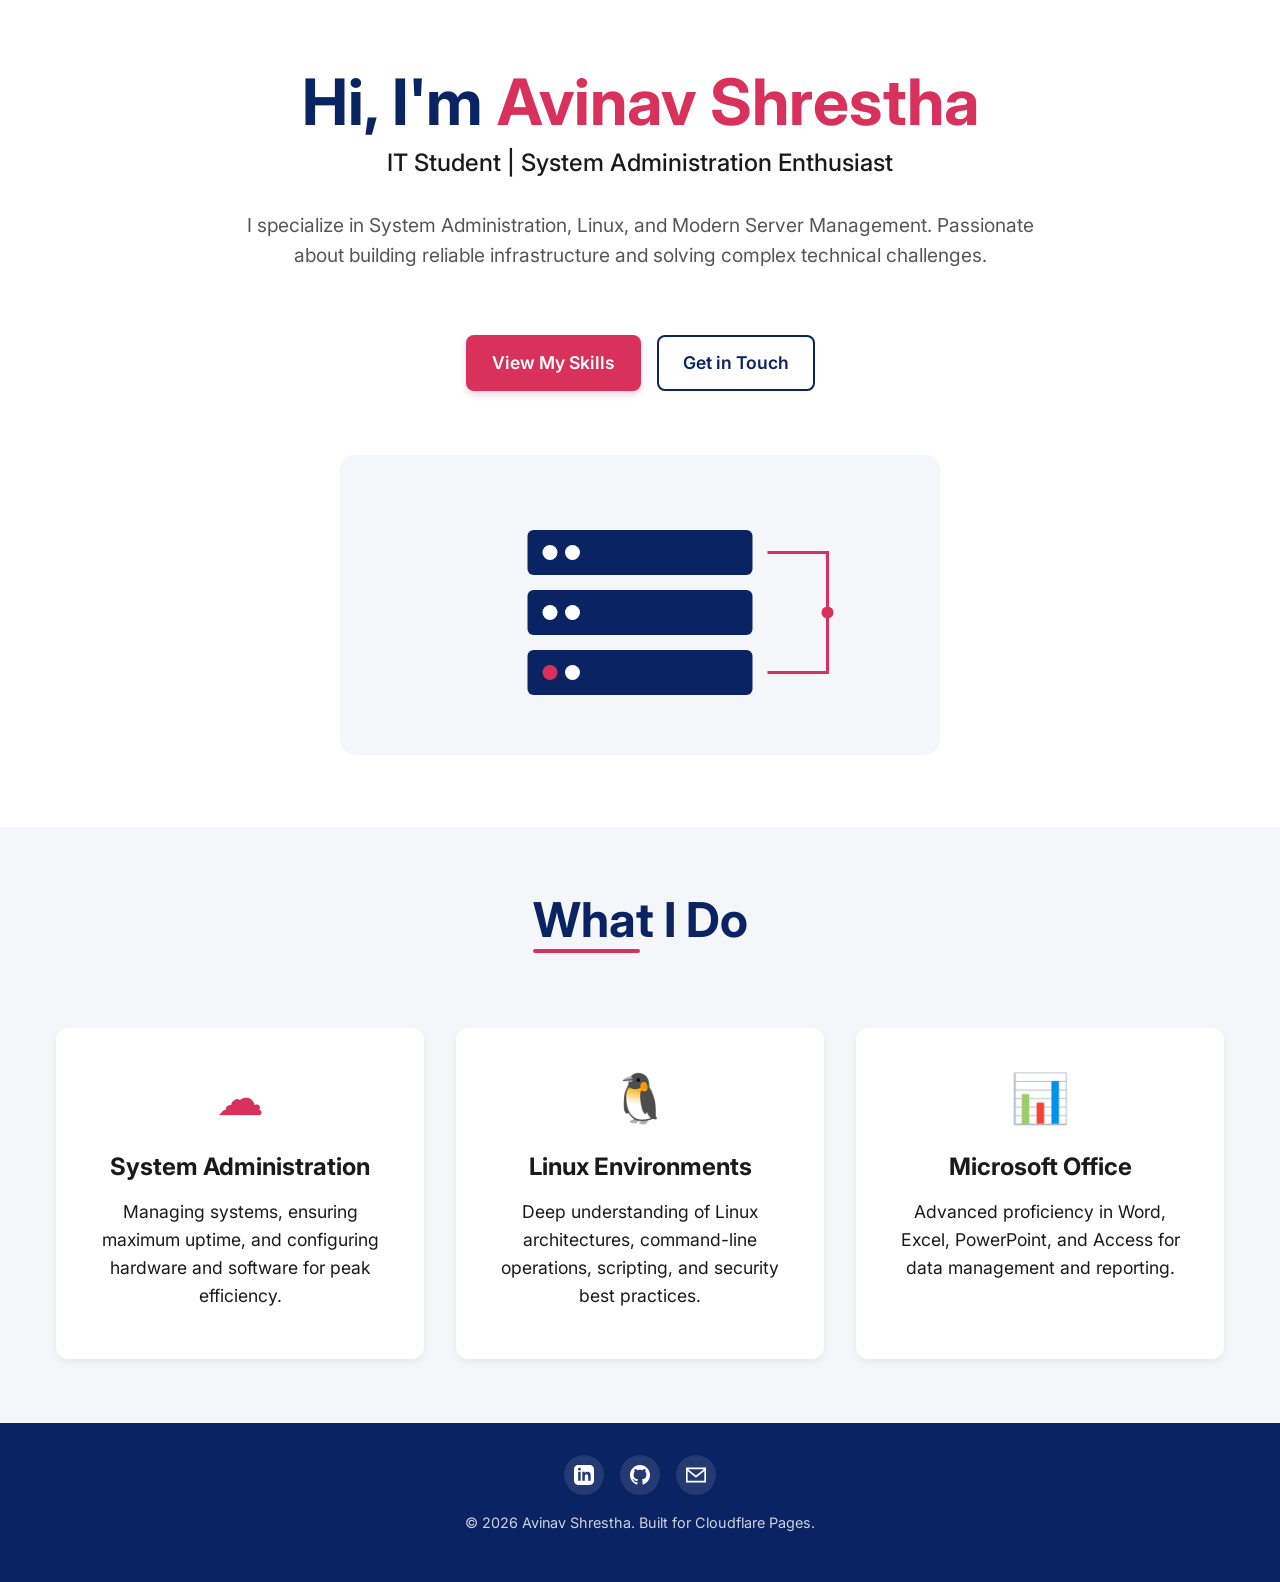
<file: index.html>
<!DOCTYPE html>
<html lang="en">

<head>
    <meta charset="UTF-8">
    <meta name="viewport" content="width=device-width, initial-scale=1.0">
    <meta name="description"
        content="Avinav Shrestha - IT Student specializing in System Administration, Server Management, and Linux.">
    <meta name="keywords"
        content="IT, System Administration, Linux, Server Management, Microsoft Office, Avinav Shrestha">
    <title>Avinav Shrestha | IT Student & System Administrator</title>

    <!-- Google Fonts -->
    <link rel="preconnect" href="https://fonts.googleapis.com">
    <link rel="preconnect" href="https://fonts.gstatic.com" crossorigin>
    <link href="https://fonts.googleapis.com/css2?family=Inter:wght@400;500;600;700;800&display=swap" rel="stylesheet">

    <!-- Main Stylesheet -->
    <link rel="stylesheet" href="css/style.css">
</head>

<body>

    <!-- Inject Shared Navbar -->
    <share d-navbar></shared-navbar>

        <main>
            <!-- Hero Section -->
            <section class="section">
                <div class="container"
                    style="display: flex; flex-direction: column; align-items: center; text-align: center; gap: var(--spacing-lg);">
                    <div style="max-width: 800px;">
                        <h1 style="margin-bottom: var(--spacing-sm);">Hi, I'm <span
                                style="color: var(--color-red);">Avinav Shrestha</span></h1>
                        <h3 style="margin-bottom: var(--spacing-lg); color: var(--color-black); font-weight: 500;">IT
                            Student | System Administration Enthusiast</h3>
                        <p style="font-size: 1.2rem; color: #555; margin-bottom: var(--spacing-xl);">
                            I specialize in System Administration, Linux, and Modern Server Management. Passionate about
                            building reliable infrastructure and solving complex technical challenges.
                        </p>
                        <div style="display: flex; gap: var(--spacing-md); justify-content: center; flex-wrap: wrap;">
                            <a href="skills.html" class="btn btn-primary">View My Skills</a>
                            <a href="contact.html" class="btn btn-outline">Get in Touch</a>
                        </div>
                    </div>

                    <!-- Hero Image placeholder using css or a generic svg -->
                    <div style="width: 100%; max-width: 600px; margin-top: var(--spacing-lg);">
                        <svg width="100%" viewBox="0 0 800 400" xmlns="http://www.w3.org/2000/svg">
                            <rect width="800" height="400" fill="var(--color-light-gray)" rx="20" />
                            <!-- Decorative IT/Server abstract graphics -->
                            <rect x="250" y="100" width="300" height="60" fill="var(--color-blue)" rx="8" />
                            <circle cx="280" cy="130" r="10" fill="var(--color-white)" />
                            <circle cx="310" cy="130" r="10" fill="var(--color-white)" />

                            <rect x="250" y="180" width="300" height="60" fill="var(--color-blue)" rx="8" />
                            <circle cx="280" cy="210" r="10" fill="var(--color-white)" />
                            <circle cx="310" cy="210" r="10" fill="var(--color-white)" />

                            <rect x="250" y="260" width="300" height="60" fill="var(--color-blue)" rx="8" />
                            <circle cx="280" cy="290" r="10" fill="var(--color-red)" />
                            <circle cx="310" cy="290" r="10" fill="var(--color-white)" />

                            <path d="M570 130 L650 130 L650 290 L570 290" fill="none" stroke="var(--color-red)"
                                stroke-width="4" />
                            <circle cx="650" cy="210" r="8" fill="var(--color-red)" />
                        </svg>
                    </div>
                </div>
            </section>

            <!-- Brief Intro / Highlights Section -->
            <section class="section bg-light">
                <div class="container">
                    <center>
                        <h2>What I Do</h2>
                    </center>
                    <div
                        style="display: grid; grid-template-columns: repeat(auto-fit, minmax(250px, 1fr)); gap: var(--spacing-lg); margin-top: var(--spacing-xl);">

                        <div style="background: var(--color-white); padding: var(--spacing-lg); border-radius: 12px; box-shadow: 0 4px 6px rgba(0,0,0,0.05); text-align: center; transition: transform 0.3s; cursor: default;"
                            onmouseover="this.style.transform='translateY(-5px)'"
                            onmouseout="this.style.transform='none'">
                            <div style="font-size: 3rem; color: var(--color-red); margin-bottom: var(--spacing-md);">☁️
                            </div>
                            <h3>System Administration</h3>
                            <p>Managing systems, ensuring maximum uptime, and configuring hardware and software for peak
                                efficiency.</p>
                        </div>

                        <div style="background: var(--color-white); padding: var(--spacing-lg); border-radius: 12px; box-shadow: 0 4px 6px rgba(0,0,0,0.05); text-align: center; transition: transform 0.3s; cursor: default;"
                            onmouseover="this.style.transform='translateY(-5px)'"
                            onmouseout="this.style.transform='none'">
                            <div style="font-size: 3rem; color: var(--color-red); margin-bottom: var(--spacing-md);">🐧
                            </div>
                            <h3>Linux Environments</h3>
                            <p>Deep understanding of Linux architectures, command-line operations, scripting, and
                                security best practices.</p>
                        </div>

                        <div style="background: var(--color-white); padding: var(--spacing-lg); border-radius: 12px; box-shadow: 0 4px 6px rgba(0,0,0,0.05); text-align: center; transition: transform 0.3s; cursor: default;"
                            onmouseover="this.style.transform='translateY(-5px)'"
                            onmouseout="this.style.transform='none'">
                            <div style="font-size: 3rem; color: var(--color-red); margin-bottom: var(--spacing-md);">📊
                            </div>
                            <h3>Microsoft Office</h3>
                            <p>Advanced proficiency in Word, Excel, PowerPoint, and Access for data management and
                                reporting.</p>
                        </div>

                    </div>
                </div>
            </section>
        </main>

        <!-- Inject Shared Footer -->
        <shared-footer></shared-footer>

        <!-- Components Script -->
        <script src="js/components.js"></script>
</body>

</html>
</file>
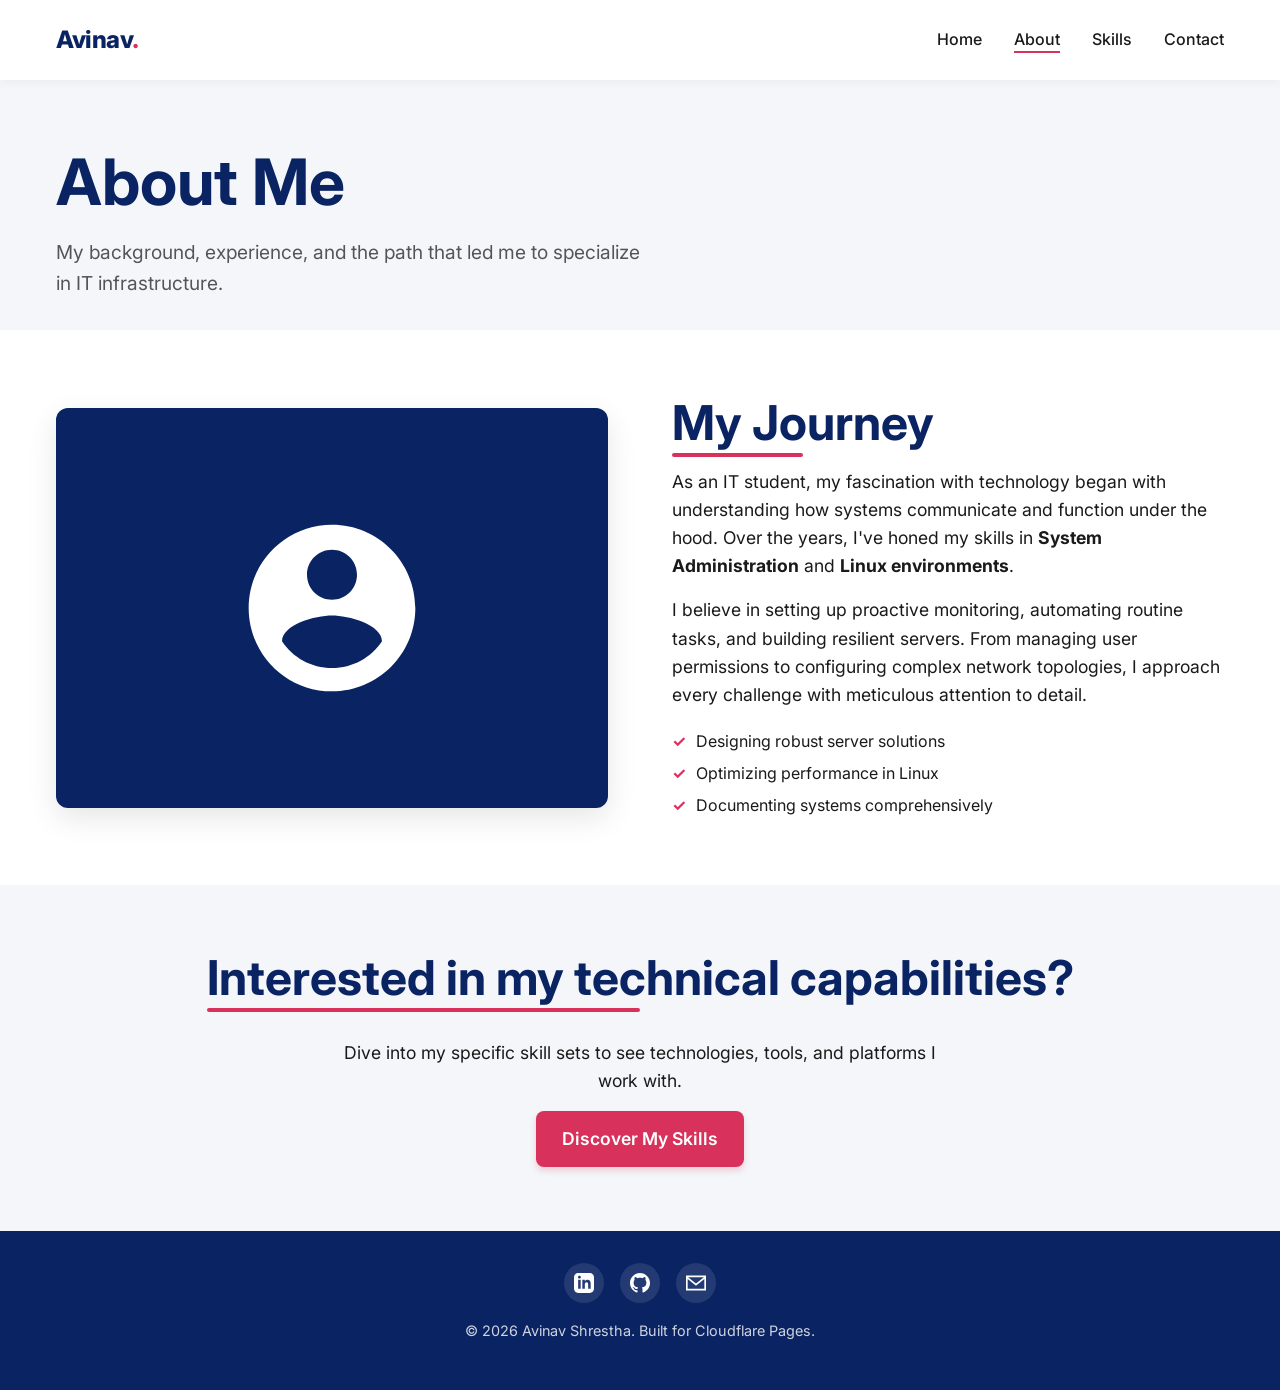
<file: about.html>
<!DOCTYPE html>
<html lang="en">
<head>
    <meta charset="UTF-8">
    <meta name="viewport" content="width=device-width, initial-scale=1.0">
    <meta name="description" content="About Avinav Shrestha - My journey in IT, System Administration, and Server Management.">
    <title>About Me | Avinav Shrestha</title>
    
    <link rel="preconnect" href="https://fonts.googleapis.com">
    <link rel="preconnect" href="https://fonts.gstatic.com" crossorigin>
    <link href="https://fonts.googleapis.com/css2?family=Inter:wght@400;500;600;700;800&display=swap" rel="stylesheet">
    
    <link rel="stylesheet" href="css/style.css">
</head>
<body>

    <shared-navbar></shared-navbar>

    <main>
        <!-- Page Header -->
        <section class="section bg-light" style="padding-bottom: var(--spacing-md);">
            <div class="container">
                <h1>About Me</h1>
                <p style="font-size: 1.2rem; max-width: 600px; color: #555;">
                    My background, experience, and the path that led me to specialize in IT infrastructure.
                </p>
            </div>
        </section>

        <!-- Content Section -->
        <section class="section">
            <div class="container" style="display: flex; flex-direction: column; gap: var(--spacing-lg);">
                <div style="display: grid; grid-template-columns: 1fr 1fr; gap: var(--spacing-xl); align-items: center;">
                    
                    <div style="border-radius: 12px; overflow: hidden; box-shadow: 0 10px 30px rgba(0,0,0,0.1);">
                        <!-- Abstract placeholder for portrait or tech graphic -->
                        <div style="background-color: var(--color-blue); width: 100%; height: 400px; display: flex; align-items: center; justify-content: center; position: relative;">
                            <svg width="200" height="200" viewBox="0 0 24 24" fill="var(--color-white)">
                                <path d="M12 2C6.48 2 2 6.48 2 12s4.48 10 10 10 10-4.48 10-10S17.52 2 12 2zm0 3c1.66 0 3 1.34 3 3s-1.34 3-3 3-3-1.34-3-3 1.34-3 3-3zm0 14.2c-2.5 0-4.71-1.28-6-3.22.03-1.99 4-3.08 6-3.08 1.99 0 5.97 1.09 6 3.08-1.29 1.94-3.5 3.22-6 3.22z"/>
                            </svg>
                        </div>
                    </div>
                    
                    <div>
                        <h2 style="margin-bottom: var(--spacing-md);">My Journey</h2>
                        <p>
                            As an IT student, my fascination with technology began with understanding how systems communicate and function under the hood. Over the years, I've honed my skills in <strong>System Administration</strong> and <strong>Linux environments</strong>.
                        </p>
                        <p>
                            I believe in setting up proactive monitoring, automating routine tasks, and building resilient servers. From managing user permissions to configuring complex network topologies, I approach every challenge with meticulous attention to detail.
                        </p>
                        <ul style="margin-top: var(--spacing-md); line-height: 2;">
                            <li style="display: flex; align-items: center; gap: 10px;">
                                <span style="color: var(--color-red); font-weight: bold;">✓</span> Designing robust server solutions
                            </li>
                            <li style="display: flex; align-items: center; gap: 10px;">
                                <span style="color: var(--color-red); font-weight: bold;">✓</span> Optimizing performance in Linux
                            </li>
                            <li style="display: flex; align-items: center; gap: 10px;">
                                <span style="color: var(--color-red); font-weight: bold;">✓</span> Documenting systems comprehensively
                            </li>
                        </ul>
                    </div>

                </div>
            </div>
        </section>
        
        <!-- Call to action -->
        <section class="section bg-light" style="text-align: center;">
            <div class="container">
                <h2>Interested in my technical capabilities?</h2>
                <p style="margin: var(--spacing-md) auto; max-width: 600px;">
                    Dive into my specific skill sets to see technologies, tools, and platforms I work with.
                </p>
                <a href="skills.html" class="btn btn-primary">Discover My Skills</a>
            </div>
        </section>
    </main>

    <shared-footer></shared-footer>

    <script src="js/components.js"></script>
</body>
</html>
</file>
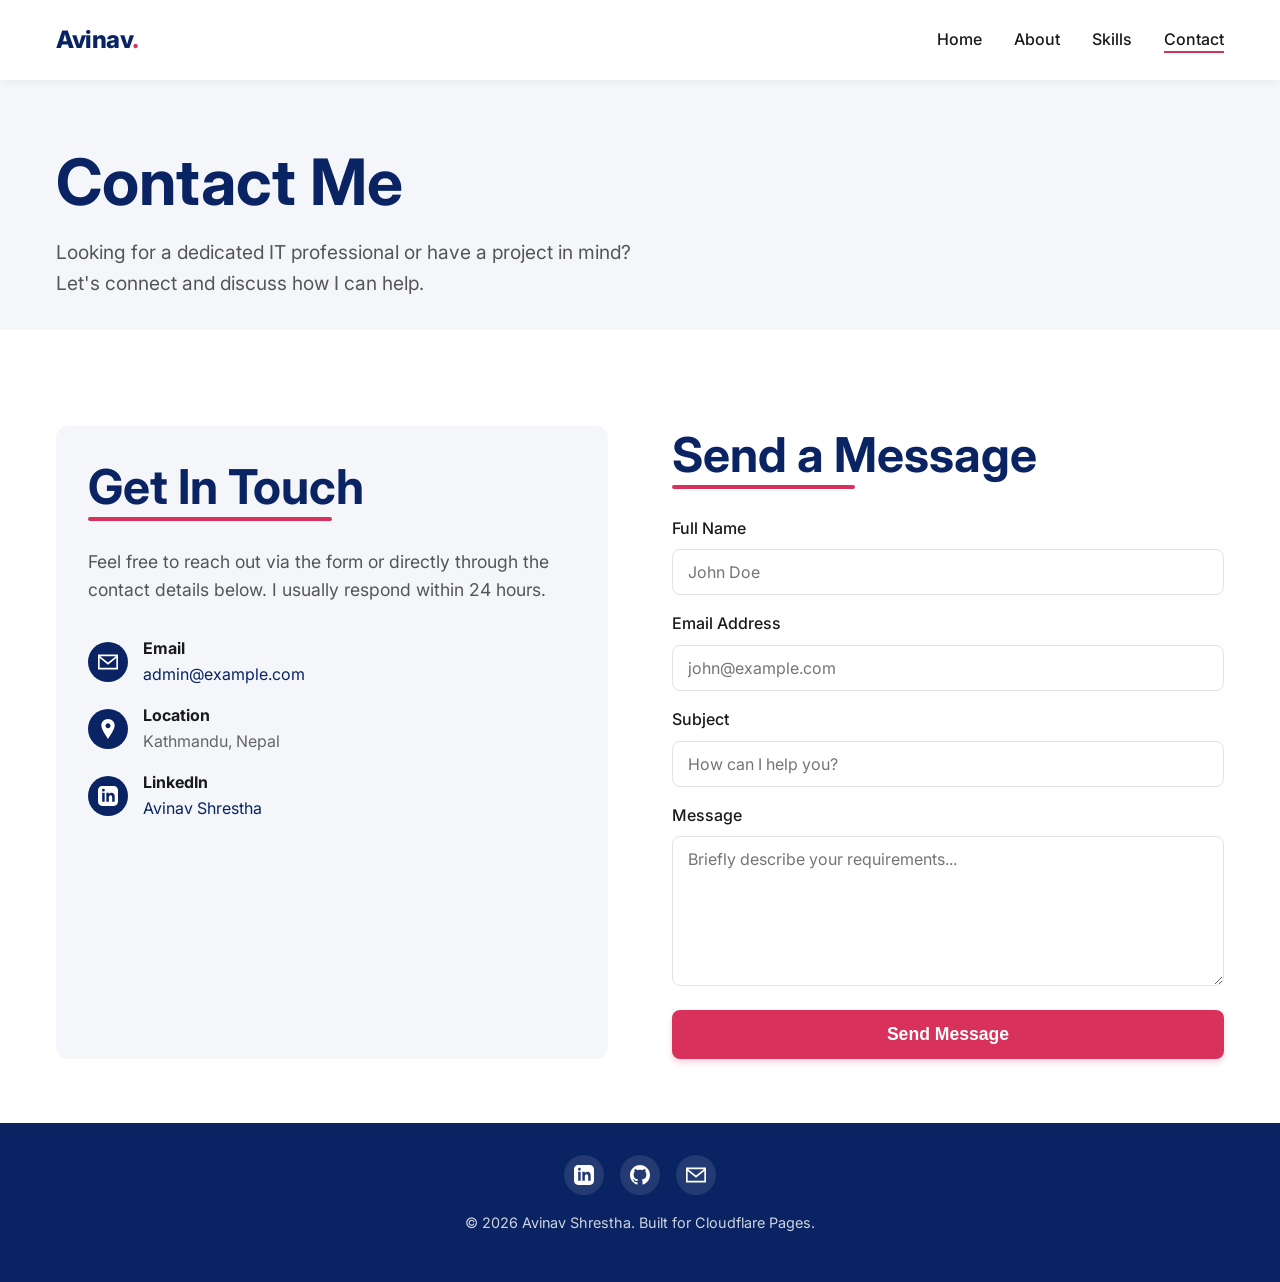
<file: contact.html>
<!DOCTYPE html>
<html lang="en">
<head>
    <meta charset="UTF-8">
    <meta name="viewport" content="width=device-width, initial-scale=1.0">
    <meta name="description" content="Contact Avinav Shrestha for System Administration, Server Management, and IT services.">
    <title>Contact | Avinav Shrestha</title>
    
    <link rel="preconnect" href="https://fonts.googleapis.com">
    <link rel="preconnect" href="https://fonts.gstatic.com" crossorigin>
    <link href="https://fonts.googleapis.com/css2?family=Inter:wght@400;500;600;700;800&display=swap" rel="stylesheet">
    
    <link rel="stylesheet" href="css/style.css">
    
    <style>
        .contact-grid {
            display: grid;
            grid-template-columns: 1fr 1fr;
            gap: var(--spacing-xl);
            margin-top: var(--spacing-lg);
        }
        
        @media (max-width: 768px) {
            .contact-grid {
                grid-template-columns: 1fr;
            }
        }
        
        .contact-info {
            background-color: var(--color-light-gray);
            padding: var(--spacing-lg);
            border-radius: 12px;
            display: flex;
            flex-direction: column;
            gap: var(--spacing-md);
        }
        
        .info-item {
            display: flex;
            align-items: center;
            gap: 15px;
        }
        
        .info-icon {
            width: 40px;
            height: 40px;
            background-color: var(--color-blue);
            color: var(--color-white);
            border-radius: 50%;
            display: flex;
            align-items: center;
            justify-content: center;
            flex-shrink: 0;
        }
        
        .form-group {
            margin-bottom: var(--spacing-md);
        }
        
        .form-label {
            display: block;
            margin-bottom: var(--spacing-sm);
            font-weight: 500;
        }
        
        .form-control {
            width: 100%;
            padding: 12px 15px;
            border: 1px solid var(--color-border);
            border-radius: 8px;
            font-family: inherit;
            font-size: 1rem;
            transition: border-color var(--transition-speed);
        }
        
        .form-control:focus {
            outline: none;
            border-color: var(--color-blue);
            box-shadow: 0 0 0 3px rgba(10, 36, 99, 0.1);
        }
        
        textarea.form-control {
            min-height: 150px;
            resize: vertical;
        }
    </style>
</head>
<body>

    <shared-navbar></shared-navbar>

    <main>
        <!-- Page Header -->
        <section class="section bg-light" style="padding-bottom: var(--spacing-md);">
            <div class="container">
                <h1>Contact Me</h1>
                <p style="font-size: 1.2rem; max-width: 600px; color: #555;">
                    Looking for a dedicated IT professional or have a project in mind? Let's connect and discuss how I can help.
                </p>
            </div>
        </section>

        <!-- Contact Section -->
        <section class="section">
            <div class="container">
                <div class="contact-grid">
                    
                    <!-- Contact Information -->
                    <div class="contact-info">
                        <h2>Get In Touch</h2>
                        <p style="color: #555; margin-bottom: var(--spacing-md);">
                            Feel free to reach out via the form or directly through the contact details below. I usually respond within 24 hours.
                        </p>
                        
                        <div class="info-item">
                            <div class="info-icon">
                                <svg width="20" height="20" viewBox="0 0 24 24" fill="currentColor">
                                    <path d="M0 3v18h24v-18h-24zm21.518 2l-9.518 7.713-9.518-7.713h19.036zm-19.518 14v-11.817l10 8.104 10-8.104v11.817h-20z"/>
                                </svg>
                            </div>
                            <div>
                                <strong style="display: block;">Email</strong>
                                <a href="mailto:admin@example.com" style="color: var(--color-blue);">admin@example.com</a>
                            </div>
                        </div>
                        
                        <div class="info-item">
                            <div class="info-icon">
                                <svg width="20" height="20" viewBox="0 0 24 24" fill="currentColor">
                                    <path d="M12 0c-4.198 0-8 3.403-8 7.602 0 4.198 3.469 9.21 8 16.398 4.531-7.188 8-12.2 8-16.398 0-4.199-3.801-7.602-8-7.602zm0 11c-1.657 0-3-1.343-3-3s1.343-3 3-3 3 1.343 3 3-1.343 3-3 3z"/>
                                </svg>
                            </div>
                            <div>
                                <strong style="display: block;">Location</strong>
                                <span style="color: #666;">Kathmandu, Nepal</span>
                            </div>
                        </div>
                        
                        <div class="info-item">
                            <div class="info-icon">
                                <svg width="20" height="20" viewBox="0 0 24 24" fill="currentColor">
                                    <path d="M19 0h-14c-2.761 0-5 2.239-5 5v14c0 2.761 2.239 5 5 5h14c2.762 0 5-2.239 5-5v-14c0-2.761-2.238-5-5-5zm-11 19h-3v-11h3v11zm-1.5-12.268c-.966 0-1.75-.79-1.75-1.764s.784-1.764 1.75-1.764 1.75.79 1.75 1.764-.783 1.764-1.75 1.764zm13.5 12.268h-3v-5.604c0-3.368-4-3.113-4 0v5.604h-3v-11h3v1.765c1.396-2.586 7-2.777 7 2.476v6.759z"/>
                                </svg>
                            </div>
                            <div>
                                <strong style="display: block;">LinkedIn</strong>
                                <a href="#" style="color: var(--color-blue);">Avinav Shrestha</a>
                            </div>
                        </div>
                    </div>
                    
                    <!-- Contact Form -->
                    <div>
                        <h2>Send a Message</h2>
                        <form action="#" method="POST" style="margin-top: var(--spacing-md);" onsubmit="event.preventDefault(); alert('Message feature would be integrated via Formspree or a backend.');">
                            <div class="form-group">
                                <label for="name" class="form-label">Full Name</label>
                                <input type="text" id="name" name="name" class="form-control" required placeholder="John Doe">
                            </div>
                            
                            <div class="form-group">
                                <label for="email" class="form-label">Email Address</label>
                                <input type="email" id="email" name="email" class="form-control" required placeholder="john@example.com">
                            </div>
                            
                            <div class="form-group">
                                <label for="subject" class="form-label">Subject</label>
                                <input type="text" id="subject" name="subject" class="form-control" required placeholder="How can I help you?">
                            </div>
                            
                            <div class="form-group">
                                <label for="message" class="form-label">Message</label>
                                <textarea id="message" name="message" class="form-control" required placeholder="Briefly describe your requirements..."></textarea>
                            </div>
                            
                            <button type="submit" class="btn btn-primary" style="width: 100%;">Send Message</button>
                        </form>
                    </div>
                    
                </div>
            </div>
        </section>
        
    </main>

    <shared-footer></shared-footer>

    <script src="js/components.js"></script>
</body>
</html>
</file>
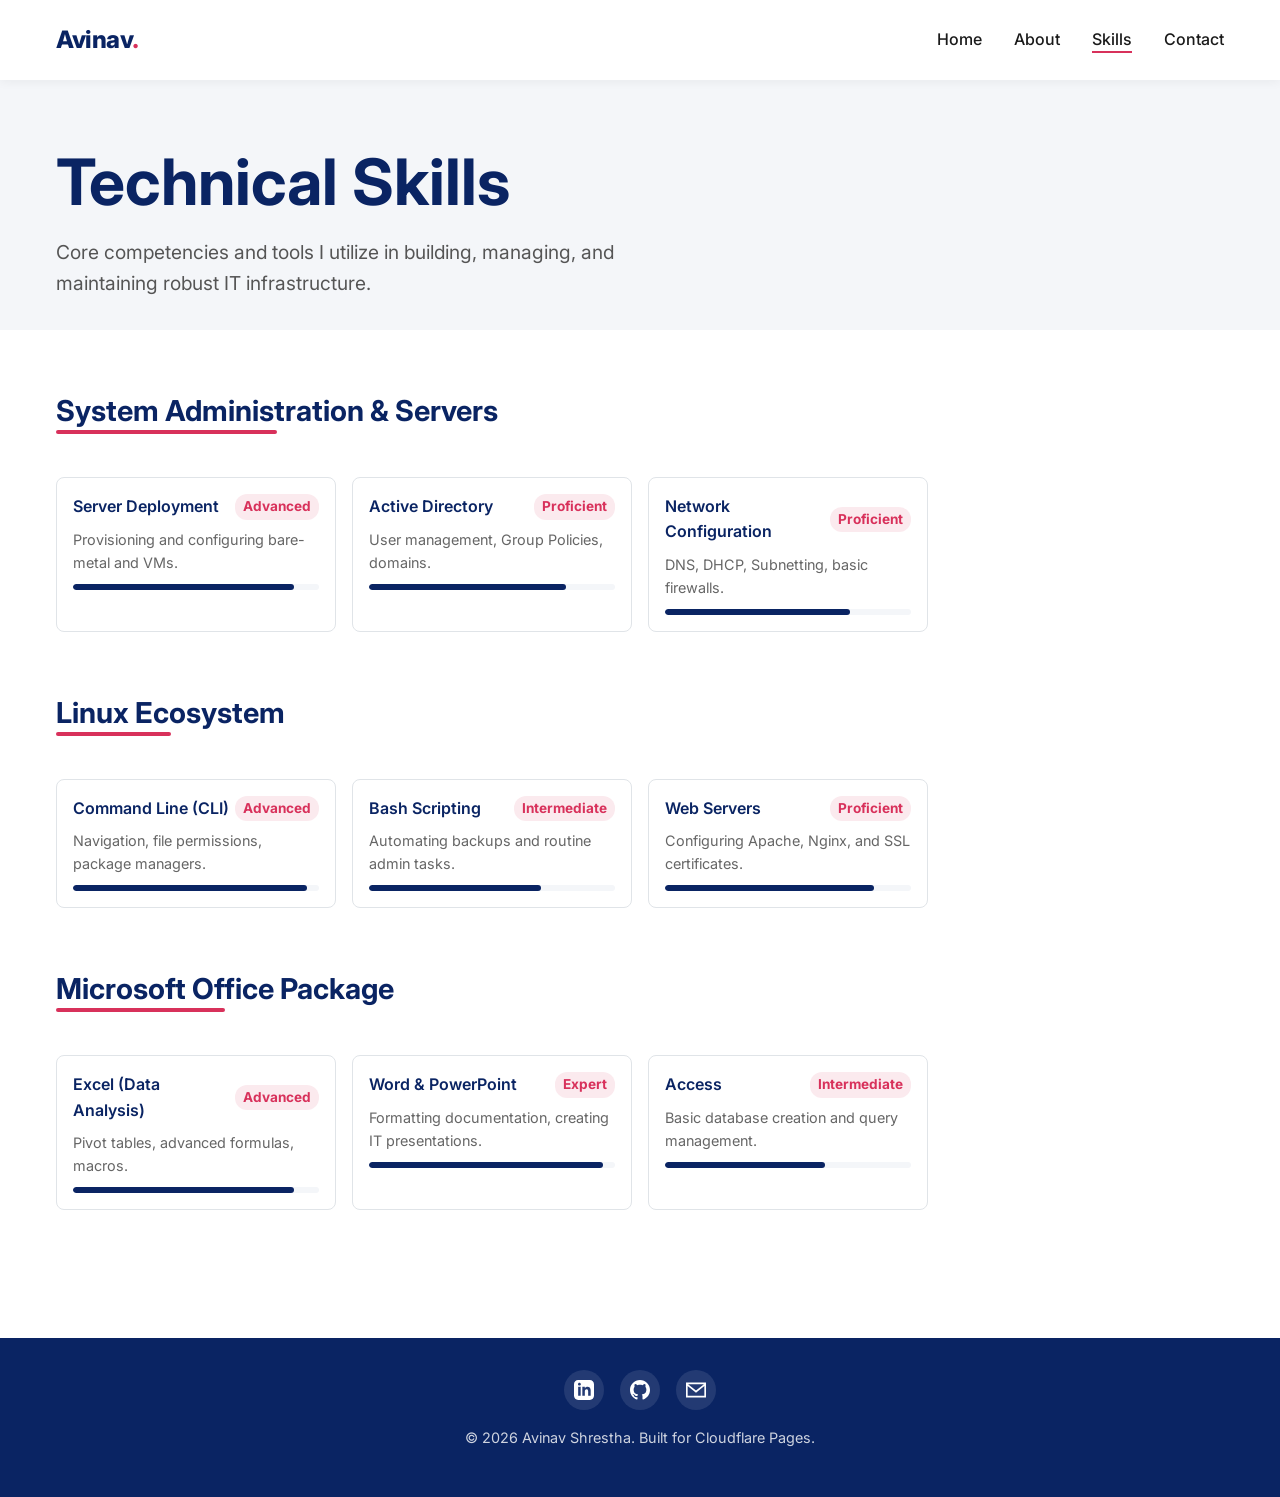
<file: skills.html>
<!DOCTYPE html>
<html lang="en">
<head>
    <meta charset="UTF-8">
    <meta name="viewport" content="width=device-width, initial-scale=1.0">
    <meta name="description" content="Avinav Shrestha's IT Skills - System Administration, Linux, Server Management, and Microsoft Office.">
    <title>My Skills | Avinav Shrestha</title>
    
    <link rel="preconnect" href="https://fonts.googleapis.com">
    <link rel="preconnect" href="https://fonts.gstatic.com" crossorigin>
    <link href="https://fonts.googleapis.com/css2?family=Inter:wght@400;500;600;700;800&display=swap" rel="stylesheet">
    
    <link rel="stylesheet" href="css/style.css">
    
    <style>
        .skill-category {
            margin-bottom: var(--spacing-xl);
        }
        
        .skill-grid {
            display: grid;
            grid-template-columns: repeat(auto-fill, minmax(280px, 1fr));
            gap: var(--spacing-md);
            margin-top: var(--spacing-lg);
        }
        
        .skill-card {
            background-color: var(--color-white);
            border: 1px solid var(--color-border);
            border-radius: 8px;
            padding: var(--spacing-md);
            transition: all var(--transition-speed);
        }
        
        .skill-card:hover {
            border-color: var(--color-blue);
            box-shadow: 0 4px 12px rgba(10, 36, 99, 0.1);
        }
        
        .skill-header {
            display: flex;
            justify-content: space-between;
            align-items: center;
            margin-bottom: var(--spacing-sm);
        }
        
        .skill-name {
            font-weight: 600;
            color: var(--color-blue);
        }
        
        .skill-level {
            font-size: 0.85rem;
            color: var(--color-red);
            font-weight: 700;
            background-color: rgba(216, 49, 91, 0.1);
            padding: 2px 8px;
            border-radius: 12px;
        }
        
        .progress-bar {
            height: 6px;
            background-color: var(--color-light-gray);
            border-radius: 3px;
            overflow: hidden;
            margin-top: 10px;
        }
        
        .progress {
            height: 100%;
            background-color: var(--color-blue);
            border-radius: 3px;
        }
    </style>
</head>
<body>

    <shared-navbar></shared-navbar>

    <main>
        <!-- Page Header -->
        <section class="section bg-light" style="padding-bottom: var(--spacing-md);">
            <div class="container">
                <h1>Technical Skills</h1>
                <p style="font-size: 1.2rem; max-width: 600px; color: #555;">
                    Core competencies and tools I utilize in building, managing, and maintaining robust IT infrastructure.
                </p>
            </div>
        </section>

        <!-- Skills Section -->
        <section class="section">
            <div class="container">
                
                <!-- System Administration -->
                <div class="skill-category">
                    <h2 style="font-size: 1.8rem;">System Administration & Servers</h2>
                    <div class="skill-grid">
                        <div class="skill-card">
                            <div class="skill-header">
                                <span class="skill-name">Server Deployment</span>
                                <span class="skill-level">Advanced</span>
                            </div>
                            <p style="font-size: 0.9rem; color: #666; margin-bottom: 0;">Provisioning and configuring bare-metal and VMs.</p>
                            <div class="progress-bar"><div class="progress" style="width: 90%;"></div></div>
                        </div>
                        <div class="skill-card">
                            <div class="skill-header">
                                <span class="skill-name">Active Directory</span>
                                <span class="skill-level">Proficient</span>
                            </div>
                            <p style="font-size: 0.9rem; color: #666; margin-bottom: 0;">User management, Group Policies, domains.</p>
                            <div class="progress-bar"><div class="progress" style="width: 80%;"></div></div>
                        </div>
                        <div class="skill-card">
                            <div class="skill-header">
                                <span class="skill-name">Network Configuration</span>
                                <span class="skill-level">Proficient</span>
                            </div>
                            <p style="font-size: 0.9rem; color: #666; margin-bottom: 0;">DNS, DHCP, Subnetting, basic firewalls.</p>
                            <div class="progress-bar"><div class="progress" style="width: 75%;"></div></div>
                        </div>
                    </div>
                </div>

                <!-- Linux -->
                <div class="skill-category">
                    <h2 style="font-size: 1.8rem;">Linux Ecosystem</h2>
                    <div class="skill-grid">
                        <div class="skill-card">
                            <div class="skill-header">
                                <span class="skill-name">Command Line (CLI)</span>
                                <span class="skill-level">Advanced</span>
                            </div>
                            <p style="font-size: 0.9rem; color: #666; margin-bottom: 0;">Navigation, file permissions, package managers.</p>
                            <div class="progress-bar"><div class="progress" style="width: 95%;"></div></div>
                        </div>
                        <div class="skill-card">
                            <div class="skill-header">
                                <span class="skill-name">Bash Scripting</span>
                                <span class="skill-level">Intermediate</span>
                            </div>
                            <p style="font-size: 0.9rem; color: #666; margin-bottom: 0;">Automating backups and routine admin tasks.</p>
                            <div class="progress-bar"><div class="progress" style="width: 70%;"></div></div>
                        </div>
                        <div class="skill-card">
                            <div class="skill-header">
                                <span class="skill-name">Web Servers</span>
                                <span class="skill-level">Proficient</span>
                            </div>
                            <p style="font-size: 0.9rem; color: #666; margin-bottom: 0;">Configuring Apache, Nginx, and SSL certificates.</p>
                            <div class="progress-bar"><div class="progress" style="width: 85%;"></div></div>
                        </div>
                    </div>
                </div>

                <!-- Microsoft Office -->
                <div class="skill-category">
                    <h2 style="font-size: 1.8rem;">Microsoft Office Package</h2>
                    <div class="skill-grid">
                        <div class="skill-card">
                            <div class="skill-header">
                                <span class="skill-name">Excel (Data Analysis)</span>
                                <span class="skill-level">Advanced</span>
                            </div>
                            <p style="font-size: 0.9rem; color: #666; margin-bottom: 0;">Pivot tables, advanced formulas, macros.</p>
                            <div class="progress-bar"><div class="progress" style="width: 90%;"></div></div>
                        </div>
                        <div class="skill-card">
                            <div class="skill-header">
                                <span class="skill-name">Word & PowerPoint</span>
                                <span class="skill-level">Expert</span>
                            </div>
                            <p style="font-size: 0.9rem; color: #666; margin-bottom: 0;">Formatting documentation, creating IT presentations.</p>
                            <div class="progress-bar"><div class="progress" style="width: 95%;"></div></div>
                        </div>
                        <div class="skill-card">
                            <div class="skill-header">
                                <span class="skill-name">Access</span>
                                <span class="skill-level">Intermediate</span>
                            </div>
                            <p style="font-size: 0.9rem; color: #666; margin-bottom: 0;">Basic database creation and query management.</p>
                            <div class="progress-bar"><div class="progress" style="width: 65%;"></div></div>
                        </div>
                    </div>
                </div>

            </div>
        </section>
        
    </main>

    <shared-footer></shared-footer>

    <script src="js/components.js"></script>
</body>
</html>
</file>
<file: css/style.css>
/* ===== CSS Variables ===== */
:root {
  --color-white: #ffffff;
  --color-black: #1a1a1a;
  --color-blue: #0A2463; /* Accent */
  --color-red: #D8315B; /* Primary/Interactive */
  --color-light-gray: #f4f6f9;
  --color-border: #e0e4e8;
  
  --font-main: 'Inter', system-ui, -apple-system, sans-serif;
  
  --max-width: 1200px;
  --spacing-sm: 0.5rem;
  --spacing-md: 1rem;
  --spacing-lg: 2rem;
  --spacing-xl: 4rem;
  
  --transition-speed: 0.3s;
}

/* ===== Reset & Base Styles ===== */
* {
  margin: 0;
  padding: 0;
  box-sizing: border-box;
}

html {
  scroll-behavior: smooth;
}

body {
  font-family: var(--font-main);
  background-color: var(--color-white);
  color: var(--color-black);
  line-height: 1.6;
  display: flex;
  flex-direction: column;
  min-height: 100vh;
}

a {
  text-decoration: none;
  color: inherit;
  transition: color var(--transition-speed);
}

ul {
  list-style: none;
}

img {
  max-width: 100%;
  height: auto;
  display: block;
}

/* ===== Typography ===== */
h1, h2, h3, h4, h5, h6 {
  font-weight: 700;
  line-height: 1.2;
  margin-bottom: var(--spacing-md);
  color: var(--color-blue);
}

h1 {
  font-size: clamp(2.5rem, 5vw, 4rem);
}

h2 {
  font-size: clamp(2rem, 4vw, 3rem);
  position: relative;
  display: inline-block;
}

h2::after {
  content: '';
  position: absolute;
  left: 0;
  bottom: -5px;
  width: 50%;
  height: 4px;
  background-color: var(--color-red);
  border-radius: 2px;
}

h3 {
  font-size: 1.5rem;
  color: var(--color-black);
}

p {
  margin-bottom: var(--spacing-md);
  font-size: 1.1rem;
}

/* ===== Layout Utilities ===== */
.container {
  width: 100%;
  max-width: var(--max-width);
  margin: 0 auto;
  padding: 0 var(--spacing-md);
}

.section {
  padding: var(--spacing-xl) 0;
}

.bg-light {
  background-color: var(--color-light-gray);
}

/* ===== Buttons ===== */
.btn {
  display: inline-block;
  padding: 0.75rem 1.5rem;
  font-size: 1.1rem;
  font-weight: 600;
  text-align: center;
  border-radius: 8px;
  cursor: pointer;
  transition: all var(--transition-speed);
  border: 2px solid transparent;
}

.btn-primary {
  background-color: var(--color-red);
  color: var(--color-white);
  box-shadow: 0 4px 6px rgba(216, 49, 91, 0.2);
}

.btn-primary:hover {
  background-color: #b02447;
  transform: translateY(-2px);
  box-shadow: 0 6px 12px rgba(216, 49, 91, 0.3);
}

.btn-outline {
  background-color: transparent;
  border-color: var(--color-blue);
  color: var(--color-blue);
}

.btn-outline:hover {
  background-color: var(--color-blue);
  color: var(--color-white);
}

/* ===== Navigation (Injected via JS) ===== */
.navbar {
  background-color: var(--color-white);
  box-shadow: 0 2px 10px rgba(0,0,0,0.05);
  position: sticky;
  top: 0;
  z-index: 1000;
}

.nav-container {
  display: flex;
  justify-content: space-between;
  align-items: center;
  height: 80px;
}

.nav-logo {
  font-size: 1.5rem;
  font-weight: 800;
  color: var(--color-blue);
  letter-spacing: -0.5px;
}

.nav-logo span {
  color: var(--color-red);
}

.nav-links {
  display: flex;
  gap: var(--spacing-lg);
}

.nav-link {
  font-weight: 500;
  position: relative;
}

.nav-link::after {
  content: '';
  position: absolute;
  width: 0;
  height: 2px;
  bottom: -4px;
  left: 0;
  background-color: var(--color-red);
  transition: width var(--transition-speed);
}

.nav-link:hover::after,
.nav-link.active::after {
  width: 100%;
}

.nav-toggle {
  display: none;
  background: none;
  border: none;
  cursor: pointer;
  font-size: 1.5rem;
  color: var(--color-blue);
}

/* ===== Footer (Injected via JS) ===== */
.footer {
  background-color: var(--color-blue);
  color: var(--color-white);
  padding: var(--spacing-lg) 0;
  margin-top: auto;
  text-align: center;
}

.footer-content {
  display: flex;
  flex-direction: column;
  align-items: center;
  gap: var(--spacing-md);
}

.social-links {
  display: flex;
  gap: var(--spacing-md);
}

.social-icon {
  width: 40px;
  height: 40px;
  border-radius: 50%;
  background-color: rgba(255,255,255,0.1);
  display: flex;
  align-items: center;
  justify-content: center;
  transition: all var(--transition-speed);
}

.social-icon:hover {
  background-color: var(--color-red);
  transform: translateY(-3px);
}

.footer-text {
  font-size: 0.9rem;
  opacity: 0.8;
}

/* ===== Responsive Design ===== */
@media (max-width: 768px) {
  .nav-toggle {
    display: block;
  }
  
  .nav-links {
    position: absolute;
    top: 80px;
    left: 0;
    width: 100%;
    background-color: var(--color-white);
    flex-direction: column;
    align-items: center;
    gap: 0;
    max-height: 0;
    overflow: hidden;
    transition: max-height 0.4s ease;
    box-shadow: 0 4px 6px rgba(0,0,0,0.05);
  }
  
  .nav-links.show {
    max-height: 400px;
  }
  
  .nav-link {
    display: block;
    width: 100%;
    text-align: center;
    padding: var(--spacing-md);
    border-top: 1px solid var(--color-border);
  }
}
</file>
